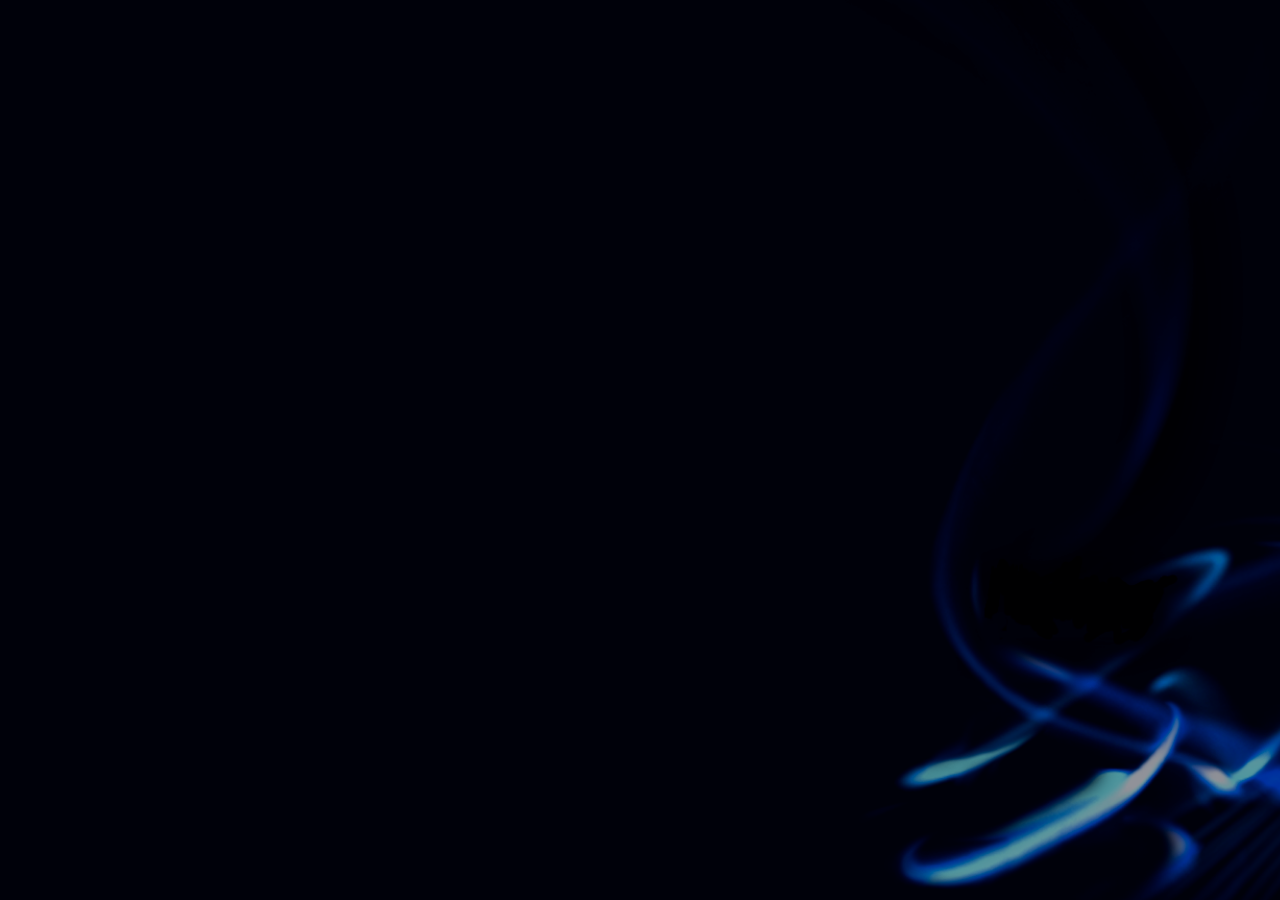
<file: blog/index.html>
<!DOCTYPE html>
<html lang="en">
   <head>
      <meta charset="UTF-8" />
      <meta name="viewport" content="width=device-width, initial-scale=1.0" />
      <title>Home</title>
      <link rel="icon" type="image/x-icon" href="img/favicon.ico">
      <link href="../style.css" rel="stylesheet" />
   </head>
   <body>
      <div class="scroll-container" >
         <div class="card backcard">
            <a href="../index.html" class="back-btn"></a>
         </div>
         <div class="card">
            <h1>
               Blog
            </h1>
            <div class="drivegrid-container">
               <div class="card" style="	margin: 0 !important;">
                  <a class="drive" href=19032025.html style="background-image: url('../Penguins.jpg');">
                     <div class="drive-title">Penguin</div>
                  </a>
                  <a class="drive" style="background-image: url('../Penguins.jpg');">
                     <div class="drive-title">Penguin</div>
                  </a>
                  <a class="drive" style="background-image: url('../Penguins.jpg');">
                     <div class="drive-title">Penguin</div>
                  </a>
               </div>
               <div class="card" style="	margin: 0   !important;">
                  <a class="drive" style="background-image: url('../Penguins.jpg');">
                     <div class="drive-title">Penguin</div>
                  </a>
                  <a class="drive" style="background-image: url('../Penguins.jpg');">
                     <div class="drive-title">Penguin</div>
                  </a>
                  <a class="drive" style="background-image: url('../Penguins.jpg');">
                     <div class="drive-title">Penguin</div>
                  </a>
               </div>
            </div>
         </div>
       </div>
      <script src="../script.js">
      </script>
   </body>
</html>
</file>
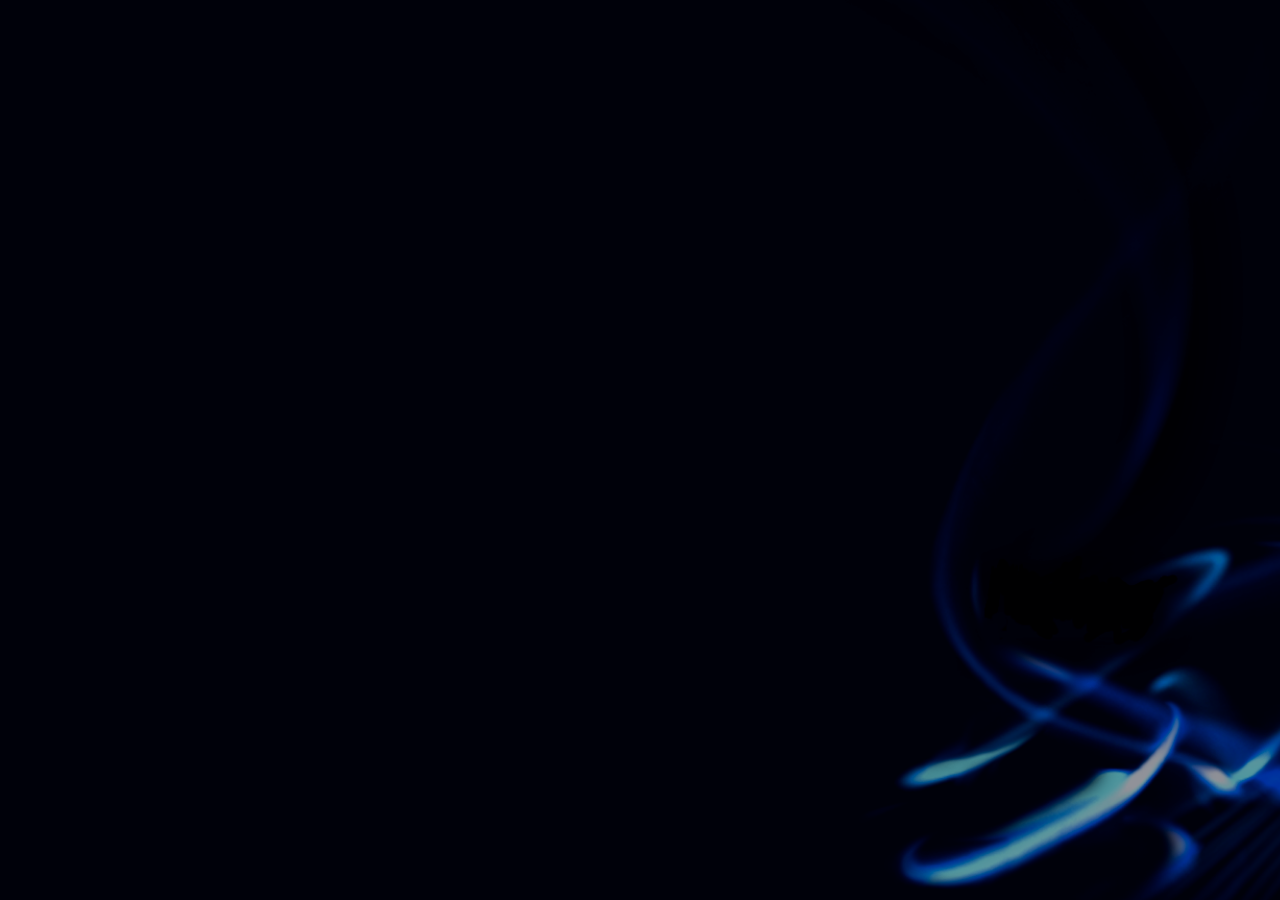
<file: drive/index.html>
<!DOCTYPE html>
<html lang="en">
   <head>
      <meta charset="UTF-8" />
      <meta name="viewport" content="width=device-width, initial-scale=1.0" />
      <title>Home</title>
      <link rel="icon" type="image/x-icon" href="img/favicon.ico">
      <link href="../style.css" rel="stylesheet" />
   </head>
   <body>
      <div class="scroll-container" >
         <div class="card backcard">
            <a href="../index.html" class="back-btn"></a>
         </div>
         <div class="card">
            <h1>
               Drive
            </h1>
            <div class="drivegrid-container">
               <div class="card" style="	margin: 0 !important;">
                  <a class="drive" href='../file/missing shit.zip' style="background-image: url('');">
                     <div class="drive-title">missing shit.zip</div>
                  </a>
                  <a class="drive" href='../file/VisualCppRedist_AIO_x86_x64.exe' style="background-image: url('');">
                     <div class="drive-title">VisualCppRedist_AIO_x86_x64.exe</div>
                  </a>
               </div>
               <!--
               <div class="card" style="	margin: 0   !important;">
                  <a class="drive" style="background-image: url('../Penguins.jpg');">
                     <div class="drive-title">Penguin</div>
                  </a>
                  <a class="drive" style="background-image: url('../Penguins.jpg');">
                     <div class="drive-title">Penguin</div>
                  </a>
                  <a class="drive" style="background-image: url('../Penguins.jpg');">
                     <div class="drive-title">Penguin</div>
                  </a>
               </div>-->
            </div>
         </div>
       </div>
      <script src="../script.js">
      </script>
   </body>
</html>
</file>
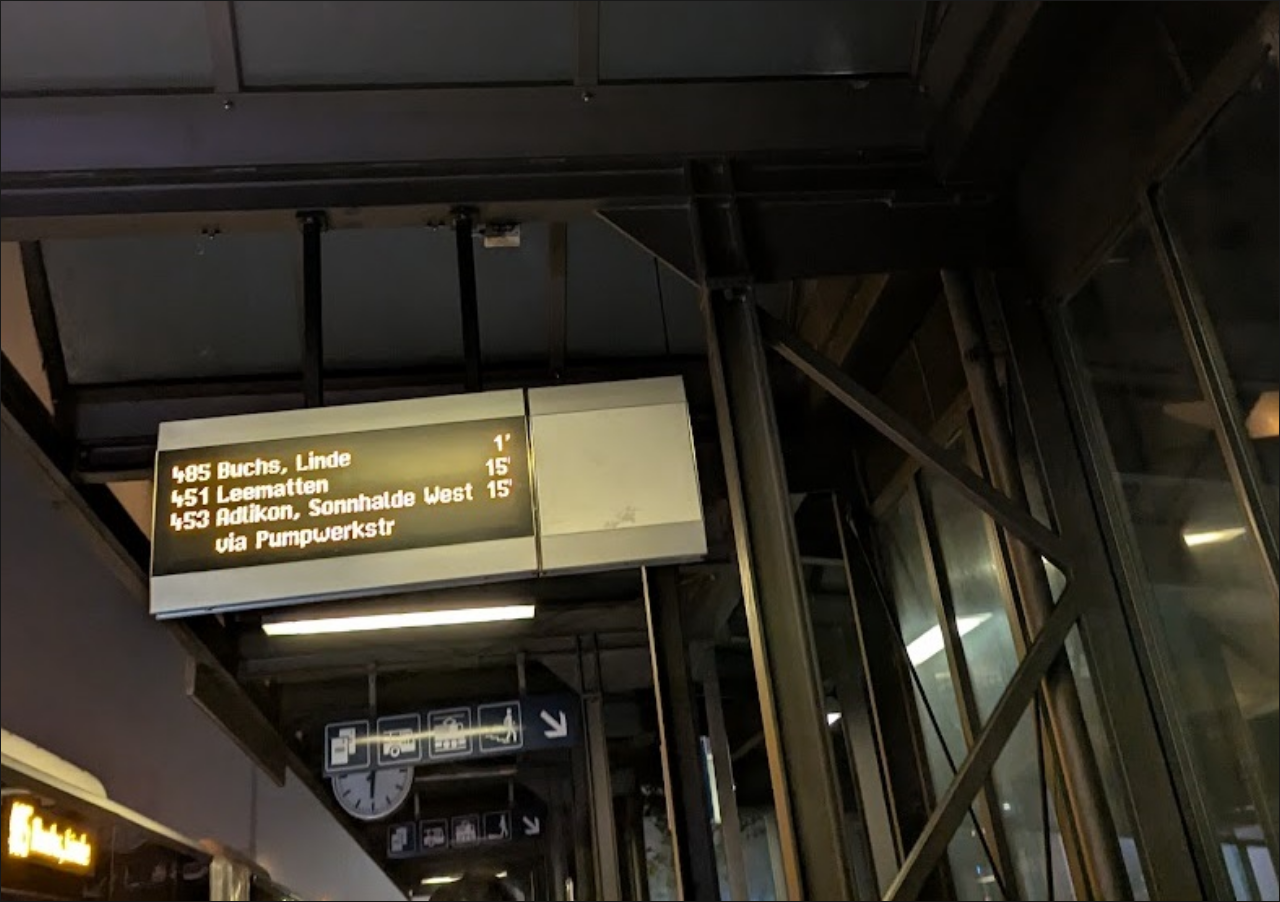
<file: gallery.html>
<head>
    <style>
       body {
       display: flex;
       user-select: none;
       height: 100vh;
       margin: 0;
       border: 1px solid #1d1d1d;
       overflow: hidden;
       font-family: 'Segoe UI', Tahoma, Geneva, Verdana, sans-serif;
       }
       .tile {
       width: 100%;
       height: 100%;
       overflow: hidden;
       position: relative;
       background: rgb(51,51,51);
       background: linear-gradient(90deg, rgba(51,51,51,1) 0%, rgba(45,45,45,1) 100%); 
       color: #fff;
       box-shadow: 0 5px 15px rgba(0, 0, 0, 0.3);
       }
       .tile-content {
       position: absolute;
       width: 100%;
       height: 100%;
       transition: transform 1s ease-in-out;
       }
       .tile img {
       width: 100%;
       height: 100%;
       object-fit: cover;
       }
       .text {
       display: flex;
       align-items: flex-end;
       justify-content: flex-start; 
       height: 100%;
       font-size: 1.2em;
       font-weight: 100;
       color: #fff;
       }
       p {
       margin: 7px 20px;
       z-index: 99;
       }
    </style>
 </head>
 <body>
    <div class="tile">
       <div class="tile-content" id="tile1">
          <img src="img/PXL_20241028_050705731.jpg" alt="Placeholder Image">
       </div>
       <div class="tile-content" id="tile2" style="transform: translateY(100%);">
          <div class="text">
             <p>Hi, Testing stuff!</p>
          </div>
       </div>
       <div class="tile-content" id="tile3" style="transform: translateY(100%);">
          <img src="img/PXL_20241105_064819688.jpg" alt="Placeholder Image">
       </div>
       <div class="tile-content" id="tile4" style="transform: translateY(100%);">
          <div class="text">
             <p>Woah... live tile</p>
          </div>
       </div>
       <div class="tile-content" id="tile5" style="transform: translateY(100%);">
          <img src="img/PXL_20241107_150129863.jpg" alt="Placeholder Image">
       </div>
       <div class="tile-content" id="tile6" style="transform: translateY(100%);">
          <div class="text">
             <p>The next one is the best one!</p>
          </div>
       </div>
       <div class="tile-content" id="tile7" style="transform: translateY(100%);">
          <img src="img/PXL_20241111_111809056.jpg" alt="Placeholder Image">
       </div>
       <div class="tile-content" id="tile8" style="transform: translateY(100%);">
          <div class="text">
             <p>Why are you still here</p>
          </div>
       </div>
       <div class="tile-content" id="tile9" style="transform: translateY(100%);">
          <img src="img/PXL_20241119_065320578.jpg" alt="Placeholder Image">
       </div>
       <div class="tile-content" id="tile10" style="transform: translateY(100%);">
          <div class="text">
             <p>This is the last one... o/</p>
          </div>
       </div>
    </div>
    <script>
       const slides = document.querySelectorAll('.tile-content');
       let currentIndex = 0;
       
       setInterval(() => {
           slides[currentIndex].style.transition = "transform 1s ease-in-out";
           slides[currentIndex].style.transform = "translateY(-100%)";
       
           const nextIndex = (currentIndex + 1) % slides.length;
       
           slides[nextIndex].style.transition = "none"; 
           slides[nextIndex].style.transform = "translateY(100%)";
       
           setTimeout(() => {
               slides[nextIndex].style.transition = "transform 1s ease-in-out";
               slides[nextIndex].style.transform = "translateY(0)";
           }, 10); 
       
       
           currentIndex = nextIndex;
       }, 5000); 
    </script>
 </body>
</file>
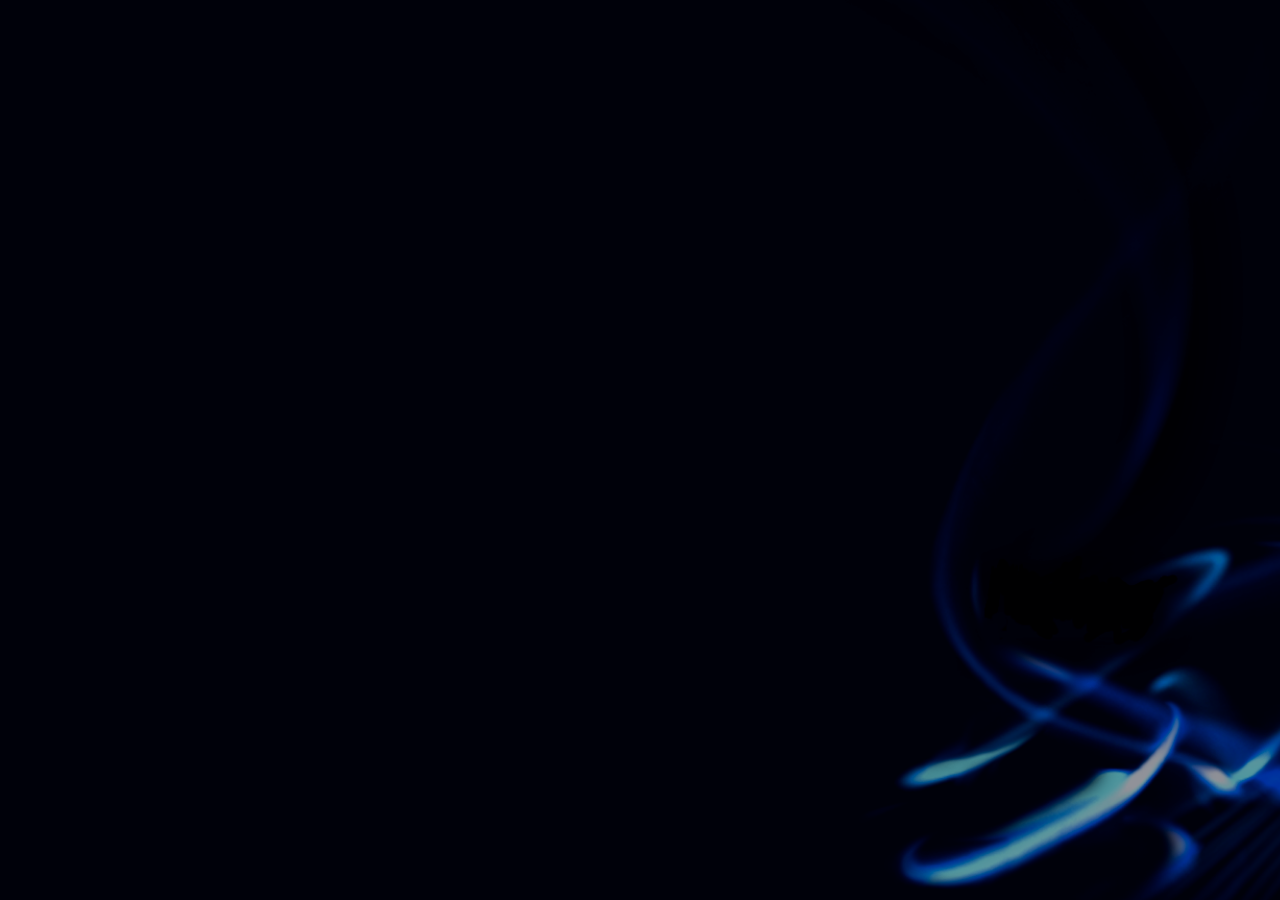
<file: blog/19032025.html>
<!DOCTYPE html>
<html lang="en">

<head>
   <meta charset="UTF-8" />
   <meta name="viewport" content="width=device-width, initial-scale=1.0" />
   <title>Home</title>
   <link rel="icon" type="image/x-icon" href="img/favicon.ico">
   <link href="../style.css" rel="stylesheet" />
</head>

<body>
   <div class="scroll-container">
      <div class="card backcard">
         <a href="index.html" class="back-btn"></a>
      </div>
      <div class="card blogview">
         <div class="blogspacer"></div>
         <h1>
            Blog Title
         </h1>
         <div>
            Lorem ipsum dolor sit amet, consectetur adipiscing elit. Curabitur porta, enim quis varius suscipit, velit
            risus posuere nunc, quis pharetra ante massa eu erat. Nunc non ante a diam tempus vulputate. Curabitur eget
            odio justo. Morbi posuere gravida interdum. Class aptent taciti sociosqu ad litora torquent per conubia
            nostra, per inceptos himenaeos. Sed varius mi at erat convallis ultrices. Sed quis nisi egestas, aliquet
            velit eget, venenatis quam. Integer blandit at elit ac egestas. Class aptent taciti sociosqu ad litora
            torquent per conubia nostra, per inceptos himenaeos. Etiam quis bibendum purus.

            Nulla faucibus, dolor ac venenatis feugiat, velit enim pretium eros, vel aliquet lectus dui id mauris. Fusce
            sit amet diam lorem. Donec convallis mauris a velit euismod porttitor. Duis posuere mi non mauris imperdiet
            feugiat. Proin sed blandit ante. Fusce et leo et sem luctus efficitur eleifend non urna. Ut mattis purus
            eget ultricies dapibus. Curabitur a gravida nunc. Pellentesque at lorem nec nibh vulputate lacinia. Ut in
            tincidunt mi. Proin sit amet dui at nibh dignissim egestas. In vel est eget elit finibus interdum et vel
            arcu. Vestibulum vel diam vel est vulputate hendrerit ut at erat.

            Mauris quis mi auctor, scelerisque metus quis, tempus nisi. Nunc molestie, elit eu pellentesque congue,
            justo erat dignissim leo, ornare ultricies enim ante eu mauris. Aenean ultrices metus ut porttitor
            fringilla. Aenean in leo at sapien tincidunt semper. Ut feugiat arcu eget urna volutpat egestas. Nunc a
            mollis tellus. Morbi vel egestas ante, eu tristique eros. Vivamus sed pharetra lacus, in tincidunt ante.
            Proin bibendum quam nisi, in bibendum arcu ultricies nec. Cras at bibendum justo.

            Proin pretium, nunc et faucibus vestibulum, dui ligula ornare risus, aliquam pretium lectus lorem vitae
            massa. Integer ornare blandit est ut cursus. Pellentesque habitant morbi tristique senectus et netus et
            malesuada fames ac turpis egestas. Nam vel quam justo. Integer viverra, enim vitae auctor vulputate, nulla
            est blandit nibh, nec laoreet nisi orci quis ipsum. Quisque in purus accumsan, imperdiet massa at, consequat
            nunc. Curabitur euismod feugiat eleifend. Integer faucibus ultricies tempus.

            Nam quis sem tortor. Ut malesuada ornare scelerisque. Morbi mollis gravida ligula, in elementum purus
            malesuada at. Curabitur ut iaculis est. Proin finibus, ligula id pellentesque faucibus, enim sem dictum leo,
            in porttitor mi nisl sollicitudin ante. Aenean interdum odio vitae urna convallis imperdiet. Praesent
            sollicitudin sem sed ipsum bibendum facilisis. Fusce ornare consectetur elit, ut sodales elit pulvinar et.
            Nam pretium tempus nibh, eu bibendum nunc mattis eu. Vestibulum dignissim mi eu sollicitudin interdum.
            Phasellus ac magna vitae mauris condimentum ornare sit amet quis nulla.

            Suspendisse tristique ullamcorper nibh, sed varius sapien tempor sed. Cras sed lacinia dui. Nunc nunc
            libero, blandit non interdum eu, rutrum quis ante. Morbi mattis accumsan neque, molestie consectetur orci
            pulvinar vitae. Quisque consectetur ut nunc a tincidunt. Mauris commodo ante suscipit, mollis tortor ac,
            ullamcorper ante. Donec vehicula sem tellus, et ullamcorper urna auctor commodo. Integer nisi nibh, lacinia
            et urna a, tempus fringilla turpis. Aliquam nec ex massa. Fusce at massa non dui feugiat euismod sed id sem.
            Integer elementum faucibus augue, sit amet mattis nibh vestibulum et.

         </div>
      </div>
      <div>
      </div>
      <script src="../script.js">
      </script>
      <script>
         document.addEventListener("DOMContentLoaded", function () {
            const scrollContainer = document.querySelector('.scroll-container');

            if (scrollContainer) {
               const newScrollContainer = scrollContainer.cloneNode(true);

               scrollContainer.parentNode.replaceChild(newScrollContainer, scrollContainer);

               newScrollContainer.addEventListener('scroll', function () {
                  const scrollPosition = newScrollContainer.scrollLeft;
                  updateBackgroundPosition(scrollPosition);
               });
            }
         });
      </script>
</body>

</html>
</file>
<file: style.css>
* {
	margin: 0;
	padding: 0;
	box-sizing: border-box;
	user-select: none;
	text-decoration: none;

}


body {
	height: 100%;
	perspective: 800px;
	overflow: hidden;
	font-family: 'Segoe UI Light', sans-serif;
	background-color: #000;
	color: #333;
	-webkit-user-drag: none;
	background-position: left center !important;
	-moz-user-drag: none;
	-ms-user-drag: none;
	background-image: url('background.png');
	background-position: left center;
	background-repeat: no-repeat;
	background-size: auto 100%;
	transition: background-position 0s ease-out;
}


@font-face {
	font-family: 'Segoe UI Light';
	src:
		url('segoe/segoeuilt.ttf') format('truetype');
}

@font-face {
	font-family: 'Segoe UI';
	src:
		url('segoe/segoeuithis.ttf') format('truetype');
}


@media  screen and (max-width: 768px) {
	body {
		background-position: -1000px center;
	}
}



.social,
.project,
.location,
.drive {
	position: relative;
	perspective: 1000px;
	transform-style: preserve-3d;
	transition: transform 0.2s ease;
	will-change: transform;
}

.social:active,
.project:active,
.location:active,
.drive:active {
	transform: scale(0.98) rotateX(3deg) rotateY(3deg);
	transition: transform 0.1s ease;
}

.social::after,
.project::after,
.location::after,
.drive::after {
	content: '';
	position: absolute;
	top: 0;
	left: 0;
	width: 100%;
	height: 100%;
	background: rgba(255, 255, 255, 0.1);
	opacity: 0;
	transition: opacity 0.2s ease;
	pointer-events: none;
	z-index: 1;
}

.social:active::after,
.project:active::after,
.location:active::after,
.drive:active::after {
	opacity: 1;
}

.scroll-container {
	display: flex;
	flex-wrap: nowrap;
	width: 100%;
	height: 100vh;
	overflow-x: auto;
	overflow-y: hidden;
	padding: 20vh 100px;
	scroll-behavior: smooth;
}


.scroll-container::-webkit-scrollbar {
	height: 8px;
}

.scroll-container::-webkit-scrollbar-thumb {
	background-color: #ccc;
	border-radius: 10px;
}

.scroll-container::-webkit-scrollbar-track {
	background-color: transparent;
}

.card {
	flex: 0 0 auto;
	height: auto;
	margin: 0 45px;
	color: #ffffff;
	display: block;
	text-align: left;
	font-size: 1.5rem;
	opacity: 0;
	font-weight: 100;
	animation: glide 1s ease-out forwards;
}

.scroll-container .card:nth-child(1) {
	animation-delay: 0s;
}

.scroll-container .card:nth-child(2) {
	animation-delay: 0.05s;
}

.scroll-container .card:nth-child(3) {
	animation-delay: 0.1s;
}

.scroll-container .card:nth-child(4) {
	animation-delay: 0.15s;
}

.scroll-container .card:nth-child(5) {
	animation-delay: 0.2s;
}

.scroll-container .card:nth-child(6) {
	animation-delay: 0.25s;
}


.homecard {
	width: 35vh;
}

.projectcard {
	width: 22vh;
}

.mediacard {
	width: 32vh;
}

.musicard {
	width: 36vh;
}

.backcard {
	width: 2vh;
}

.locations {
	width: 20vh;
}

.driveitems {
	width: 12vh;
}


@keyframes glide {
	0% {
		opacity: 0;
		transform: scale(0.5) translateX(120px);
	}

	25% {
		opacity: 1;
		transform: scale(1) translateX(25px);
	}

	100% {
		opacity: 1;
		transform: scale(1) translateX(0);
	}
}





.section {
	margin-bottom: 20px;
}

p {
	font-size: 17px;
}

h2 {
	font-size: 3vh;
	margin-bottom: 8px;
	color: #ffffff80;

	font-weight: 100;
}


h1 {
	font-size: 6vh;
	margin-bottom: 16px;
	padding-bottom: 10px;
	font-weight: 100;
}


.socials {
	display: grid;
	grid-template-columns: repeat(2, 1fr);
	gap: 12px;
}

.social {
	display: flex;
	align-items: left;
	justify-content: left;
	border: 1px solid;
	background-color: #2e2e2e;
	padding: 10px;
	font-size: 2vh;
	cursor: pointer;
	gap: 8px;
	transition: background-color 0.1s, border-color 0.1s;
}

.social:hover {
	outline: 3px solid #ffffff3a;
}

.project:hover {
	outline: 3px solid #ffffff3a;
}

.projects {
	display: grid;
	grid-template-columns: repeat(1, 1fr);
	gap: 12px;
}



.project {
	display: flex;
	align-items: left;
	flex-direction: column;
	justify-content: left;
	background-color: #525252;
	padding: 8px;
	width: 23vh;
	border: 1px solid;
	font-size: 2rem;
	cursor: pointer;
	transition: background-color 0.1s, border-color 0.1s;
	background-size: cover;
	background-position: center;
}


.project-title {
	font-size: 2.5vh;
	color: white;
}

.project-subtitle {
	font-size: 1.3vh;
	color: white;
}


.time {
	display: flex;
	align-items: center;
	gap: 20px;
}

.clock {
	flex-shrink: 0;
}

.time-info {
	text-align: left;
}

.time-info p {
	margin: 0;
	font-size: 12px;
	color: #ffffff;
}

.time-info h1 {
	margin: 5px 0;
	font-size: 24px;
	color: #ffffff;
}


.socials {
	display: grid;
	grid-template-columns: repeat(2, 1fr);
	gap: 12px;
}

.social {
	display: flex;
	align-items: center;
	justify-content: left;
	padding: 10px;
	font-size: 2vh;
	cursor: pointer;
	gap: 8px;
	text-decoration: none;
	color: white;
	transition: opacity 0.1s;
}

.social .icon {
	width: 3vh;
	height: 3vh;

}

.social:hover {
	opacity: 0.9;
}

.social.twitter {
	background: linear-gradient(to right, #1DA1F2, #1581BF);
	border-color: #1DA1F2;
}

.social.youtube {
	background: linear-gradient(to right, #FF0000, #CC0000);
	border-color: #FF0000;
}

.social.steam {
	background: linear-gradient(to right, #2a475e, #203743);
	border-color: #2a475e;
}

.social.github {
	background: linear-gradient(to right, #333, #262626);
	border-color: #333;
}

.social.spotify {
	background: linear-gradient(to right, #1DB954, #168b41);
	border-color: #1DB954;
}

.social.instagram {
	background: linear-gradient(to right, #C13584, #9E2A6A);
	border-color: #C13584;
}

.end {
	font-size: 6vh;
	margin-bottom: 16px;
	border: none;
	padding-bottom: 10px;
	font-weight: 100;
}


.endcard {
	padding: 15vh 0 0 10vh;
	width: 50vh;
}

.gray {
	color: #474747;
}

.music {
	position: relative;
}

.location:hover {
	outline: 3px solid #ffffff3a;
}

.locationsgrid {
	display: grid;
	grid-template-columns: repeat(1, 1fr);
	gap: 12px;
}

.location {
	display: flex;
	align-items: left;
	flex-direction: column;
	justify-content: left;
	background: rgb(18, 57, 113);
	background: linear-gradient(90deg, rgba(18, 57, 113, 1) 0%, rgba(4, 26, 85, 1) 100%);
	padding: 10px;
	width: 20vh;
	border: 1px solid #041a55;
	font-size: 2rem;
	cursor: pointer;
	transition: background-color 0.1s, border-color 0.1s;
	background-size: cover;
	background-position: center;
}


.location-title {
	font-size: 3.6vh;
	color: white;
}

.location-subtitle {
	font-size: 1.7vh;
	color: white;
}

.back-btn {
	width: 40px;
	height: 40px;
	background: url('back.png') no-repeat center center;
	background-size: cover;
	border: none;
	cursor: pointer;
	display: block;
	margin-top: 10vh;
}



@keyframes metroZoom {
	0% {
		transform: perspective(1200px) rotateY(0deg) scale(1);
		opacity: 0;
	}

	5% {
		transform: perspective(1200px) rotateY(0deg) scale(1);
		opacity: 1;
	}

	50% {
		transform: perspective(200px) rotateY(180deg) scale(2);
		opacity: 1;
	}

	100% {
		transform: perspective(1200px) rotateY(180deg) scale(10);
		width: 100vw;
		height: 100vh;
		top: 0;
		left: 0;
		opacity: 1;
	}
}


.metro-zoom {
	animation: metroZoom 2s cubic-bezier(0.25, 1, 0.5, 1) forwards;
	position: fixed !important;
	transform-origin: center;
	pointer-events: none;
	z-index: 9999;
}

.fade-out {
	animation: fadeScale 0.3s forwards;
	overflow: hidden !important;
}

@keyframes fadeScale {
    0% {
        opacity: 1;
        transform: scale(1);
    }

    99% {
        opacity: 0;
        transform: scale(0.9);
    }
    
    100% {
        opacity: 0;
        transform: scale(0.9);
        display: flex;
    }
}



.drivegrid-container {
	display: grid;
	grid-template-rows: repeat(1, 1fr);
	grid-auto-flow: column;
	grid-template-columns: repeat(auto-fit, minmax(200px, 1fr));
	gap: 10px;
	min-height: 20vh;
	width: 200%;
}


.drive {
	position: relative;
	display: flex;
	margin: 7px 7px 7px 0px;
	background-position: center;
	width: 100%;
	height: 80%;
	overflow: hidden;
	transition: transform 0.2s ease-in-out;
}


.drive-title {
	position: absolute;
	padding: 7px 10px;
	width: 100%;
	bottom: 0;
	font-size: 14px;
	color: white;
	background: #1581BF;
	font-weight: bold;
	z-index: 2;
}

.blogspacer {
	height: 18vh;
}

.blogview {
	position: absolute;
	top: 0px;
	left: 15vw;
	height: 100vh;
	width: 55vw;
	font-size: 20px;
	overflow-y: scroll;
}

@media only screen and (max-width: 768px) {
	.scroll-container {
		padding: 20vh 10px;
	}
	.backcard {
		width: 1vh;
	}
	.card {
		margin: 0 25px;
	}
	.blogview {
		width: 75vw;
	}
}
.friendscard {
    width: 28vh;
}

.friendsgrid {
    display: grid;
    grid-template-columns: repeat(2, 1fr);
    gap: 12px;
}

.friend {
	perspective: 1000px;
	overflow: visible; 
	position: relative;
	display: flex;
	flex-direction: column;
  }

  .friend-tile {
	width: 100%;
	height: 12.865vh; 
	position: relative;
	overflow: hidden; 
  }
  
  .friend-name {
	padding: 1px 10px;
	text-align: left;
	font-size: 1.4vh;
	z-index: 10;
	color: white;
	bottom: 0;
	position: absolute;
	font-weight: 1000;
	text-shadow:2px 2px rgba(255, 255, 255, 0.1);
  }

.friend-face {
    position: absolute;
	font-family: 'Segoe UI';
    width: 100%;
    height: 100%;
    color: white;
    display: flex;
    align-items: top;
    justify-content: left;
    text-align: left;
    padding: 8px;
    box-sizing: border-box;
    font-size: 1.3vh;
}


.friend-face.front {
    background-size: cover;
    background-position: center;
    z-index: 1;
    transition: transform 0.6s ease; 
}


.friend-face.back {
    z-index: 0; 

    background-color: #dd0037;
}

.friend:hover {
    outline: 3px solid #ffffff3a;
}

.friend::after {
    content: '';
    position: absolute;
    top: 0;
    left: 0;
    width: 100%;
    height: 100%;
    background: rgba(255, 255, 255, 0.1);
    opacity: 0;
    transition: opacity 0.2s ease;
    pointer-events: none;
    z-index: 1;
}

.friend:active::after {
    opacity: 1;
}
</file>
